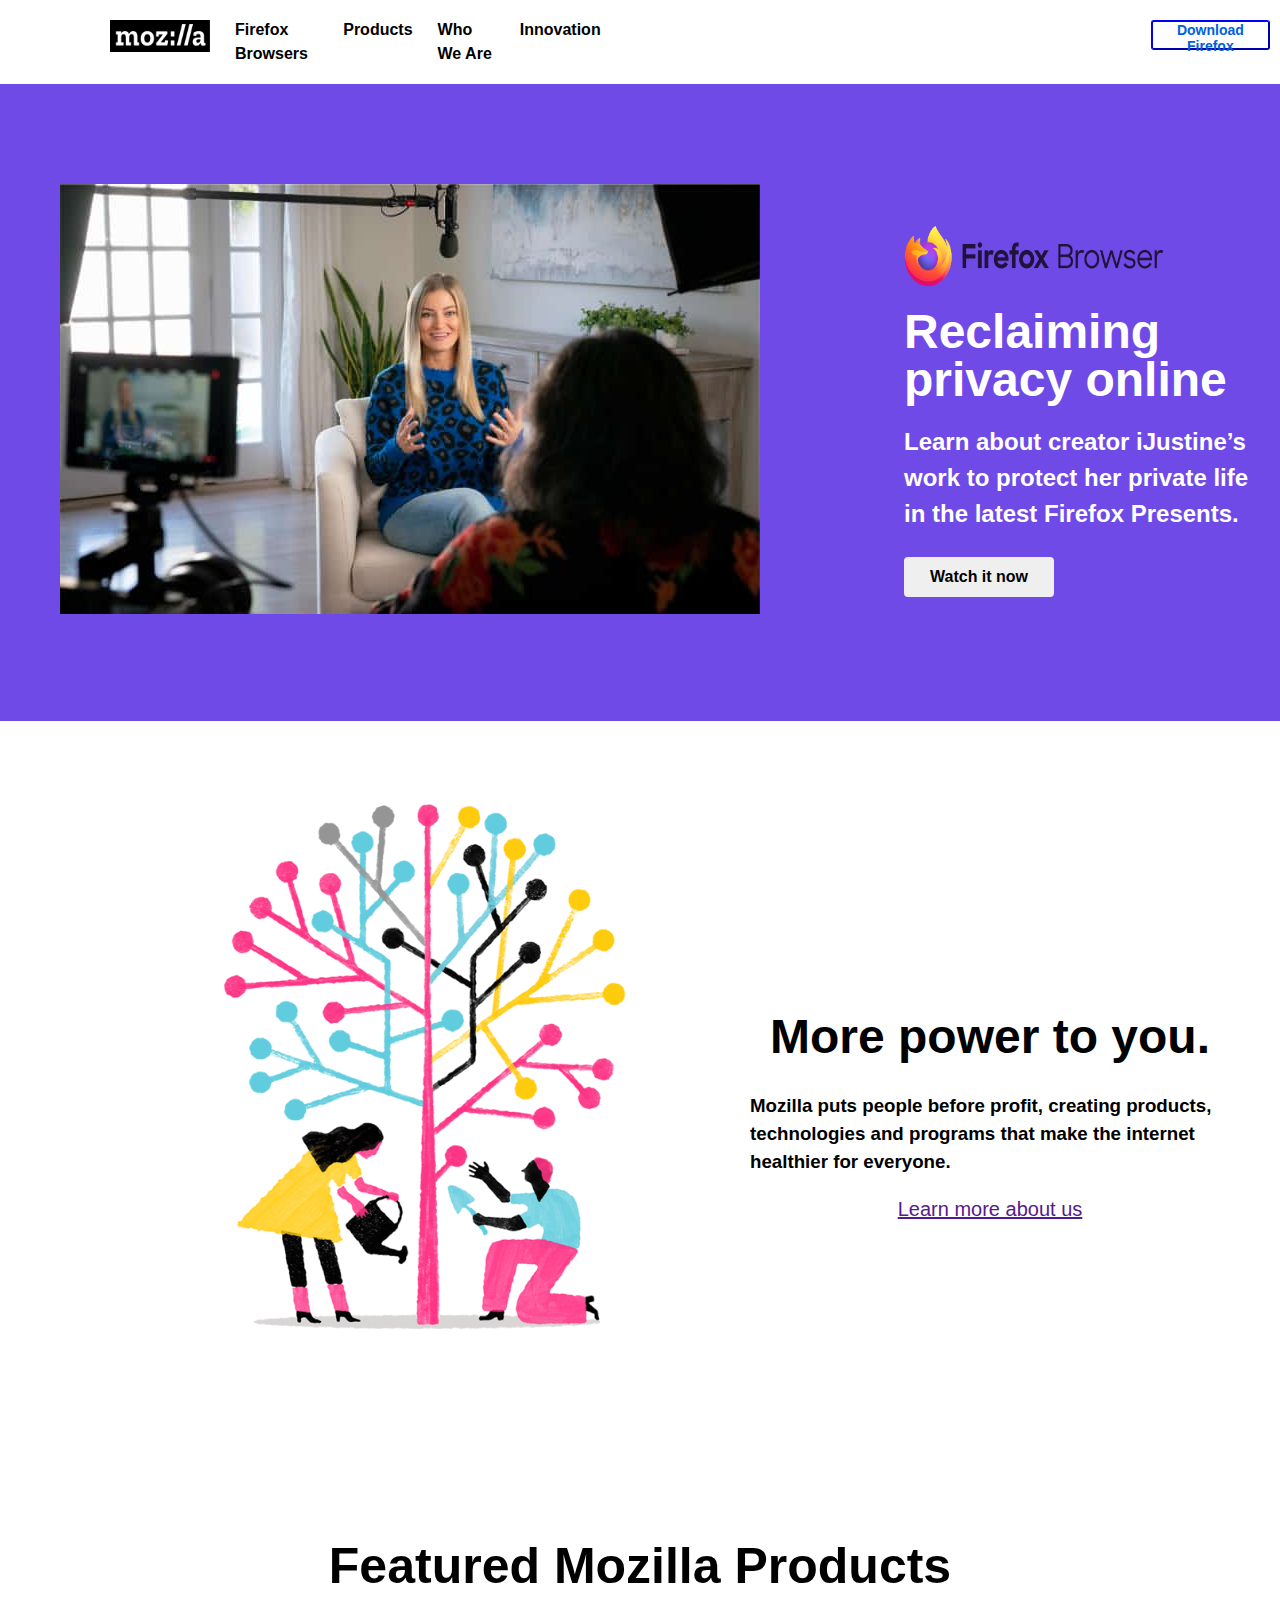
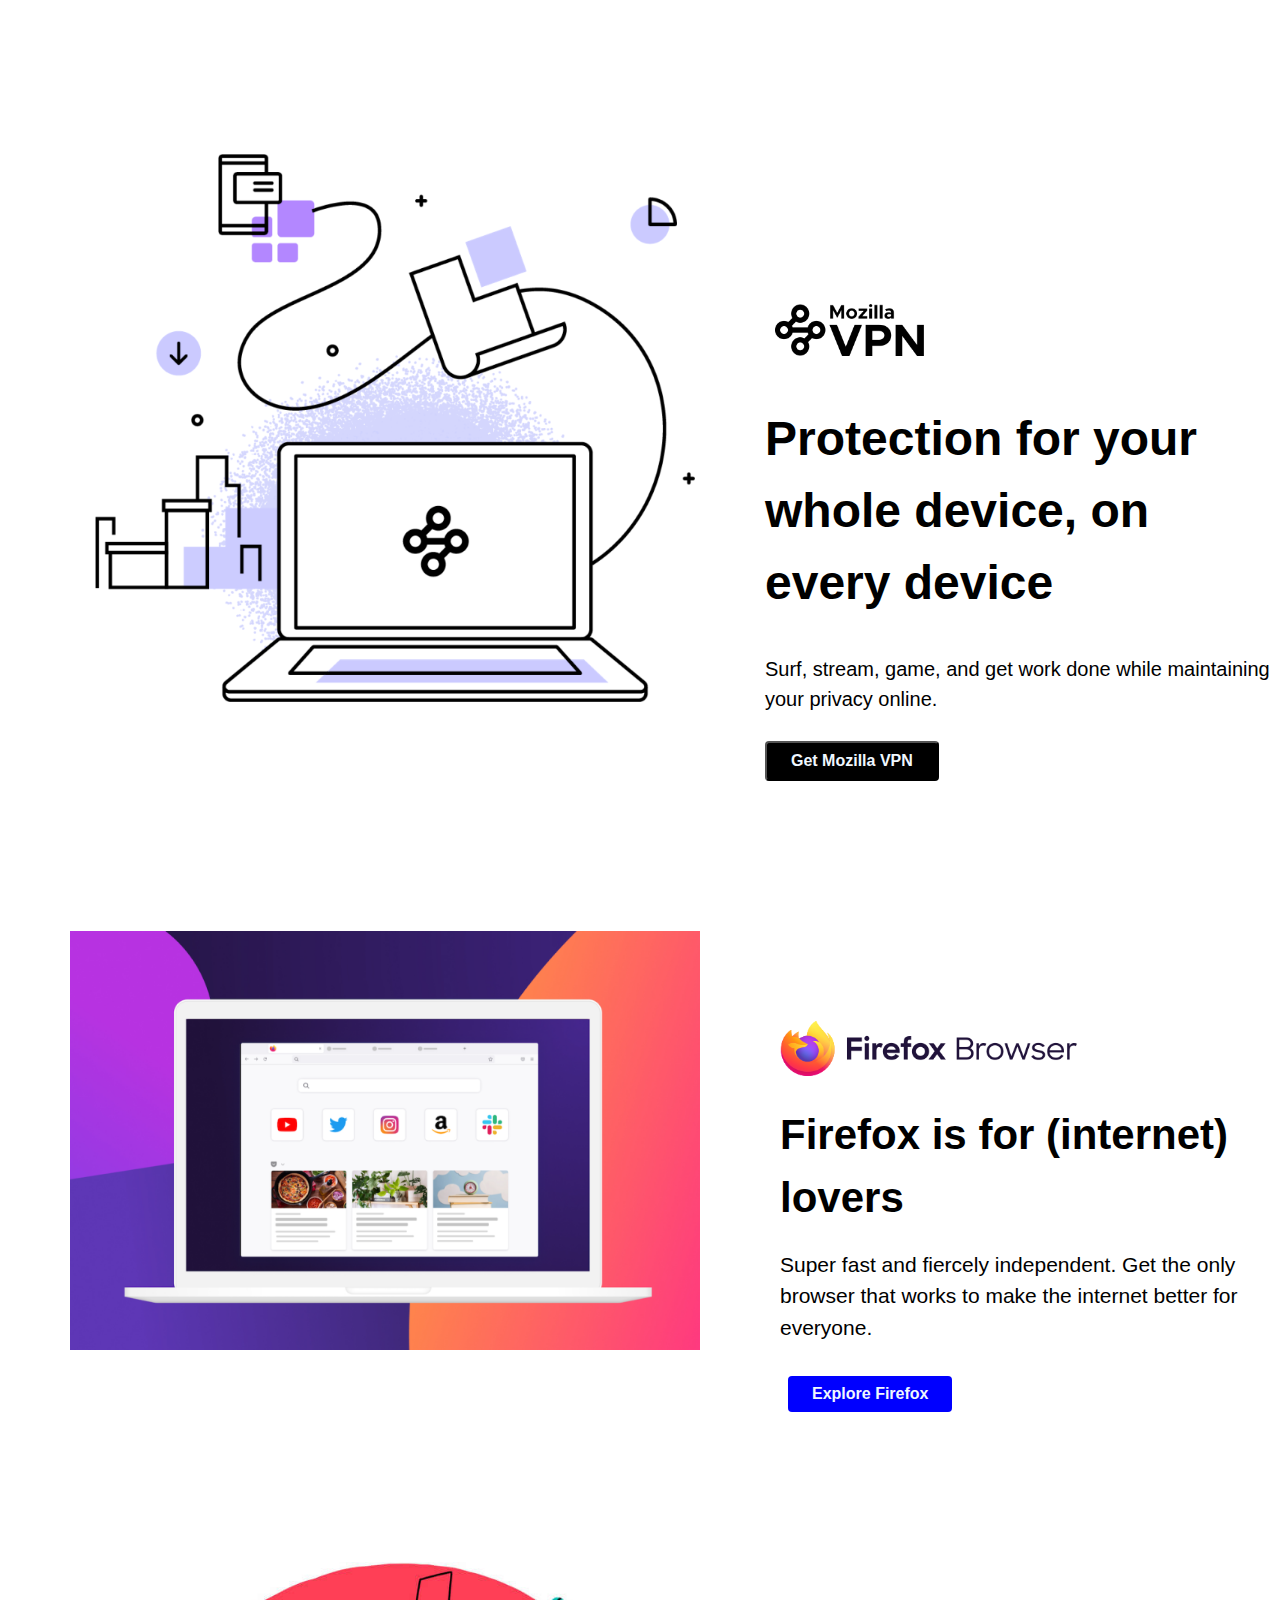
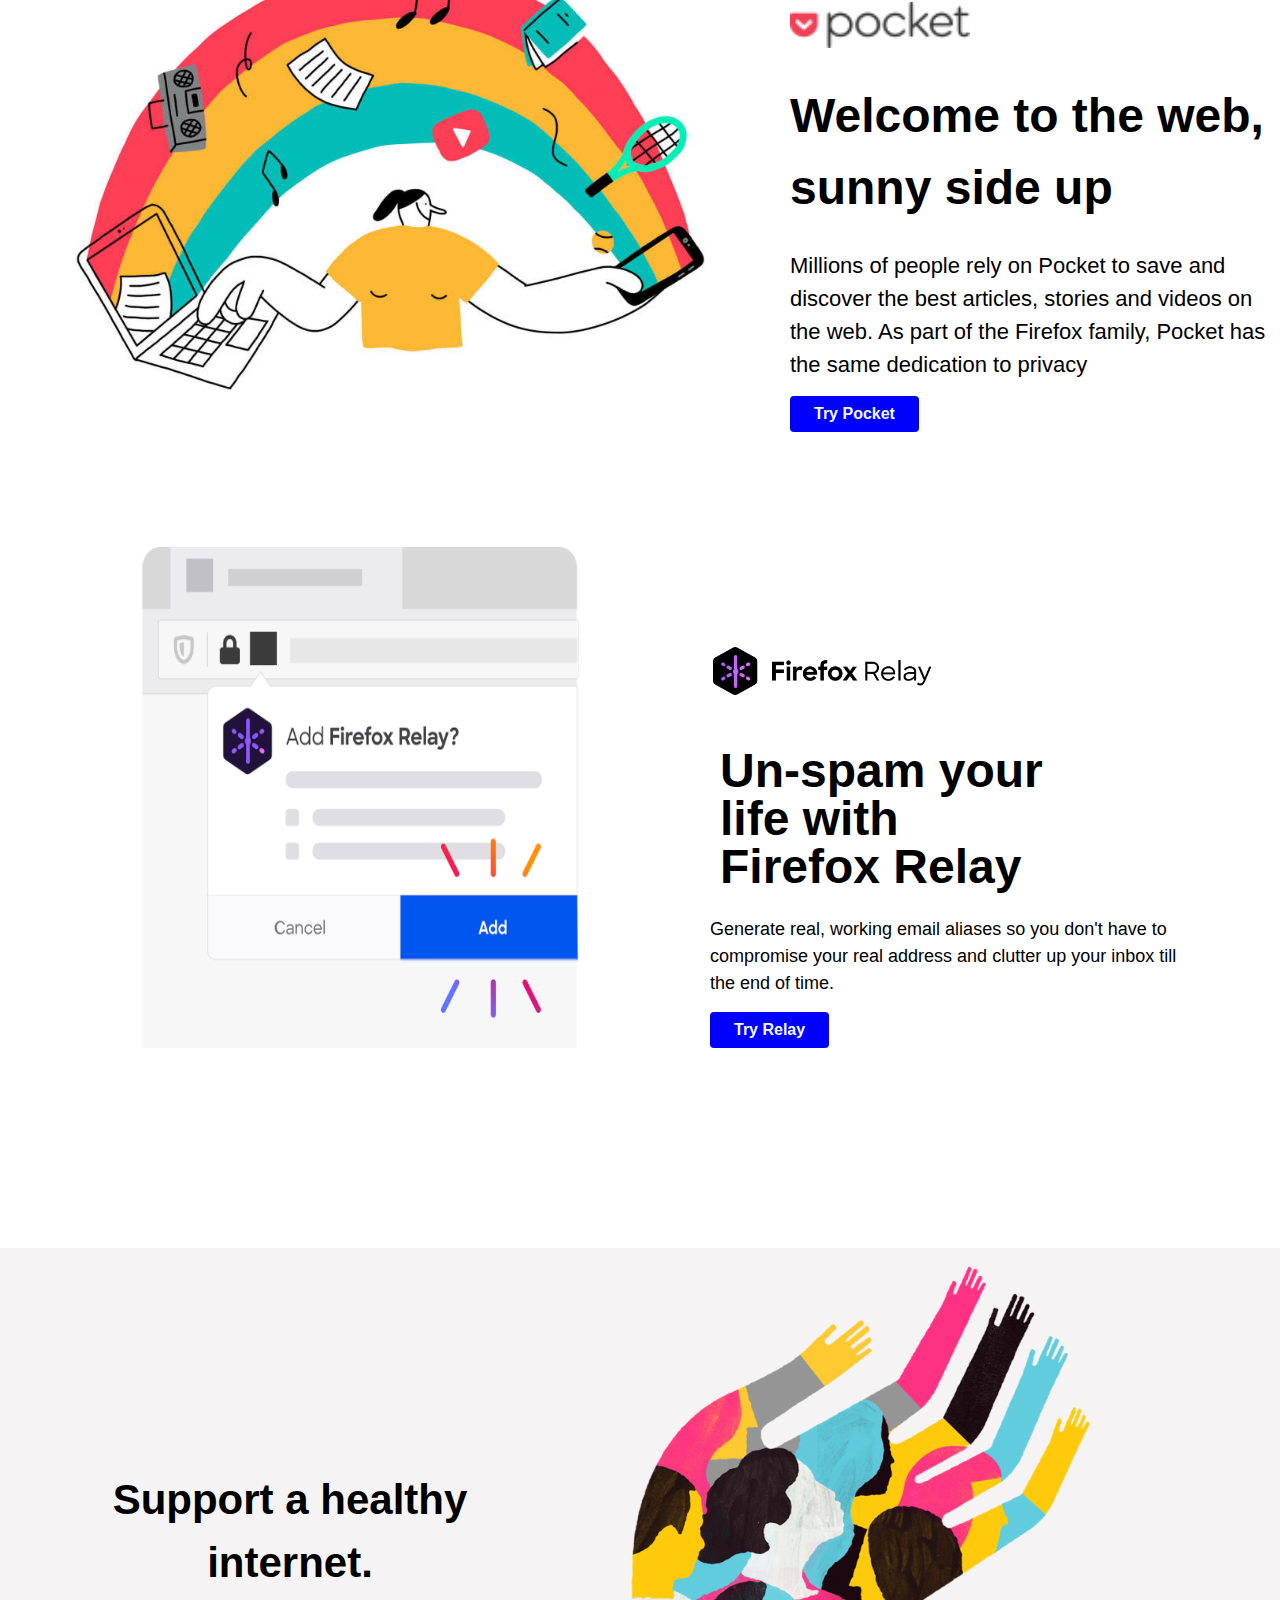
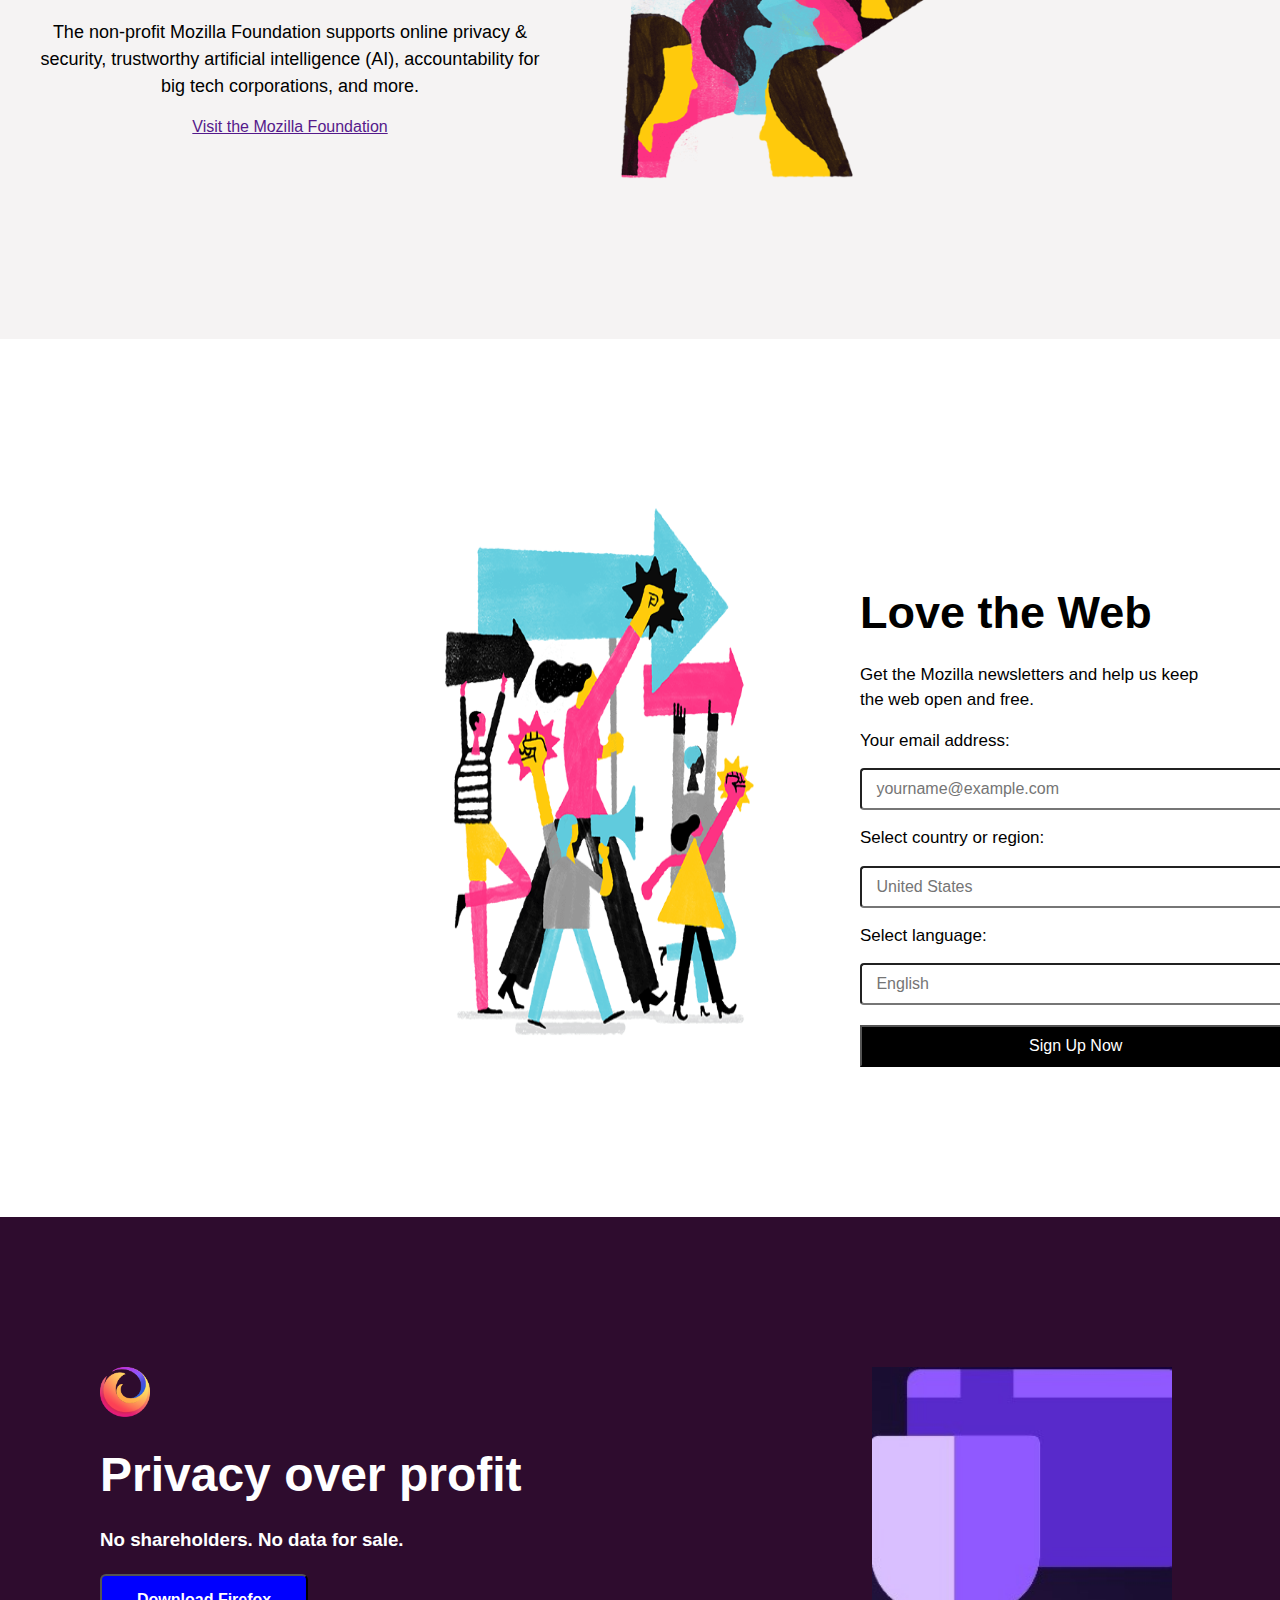
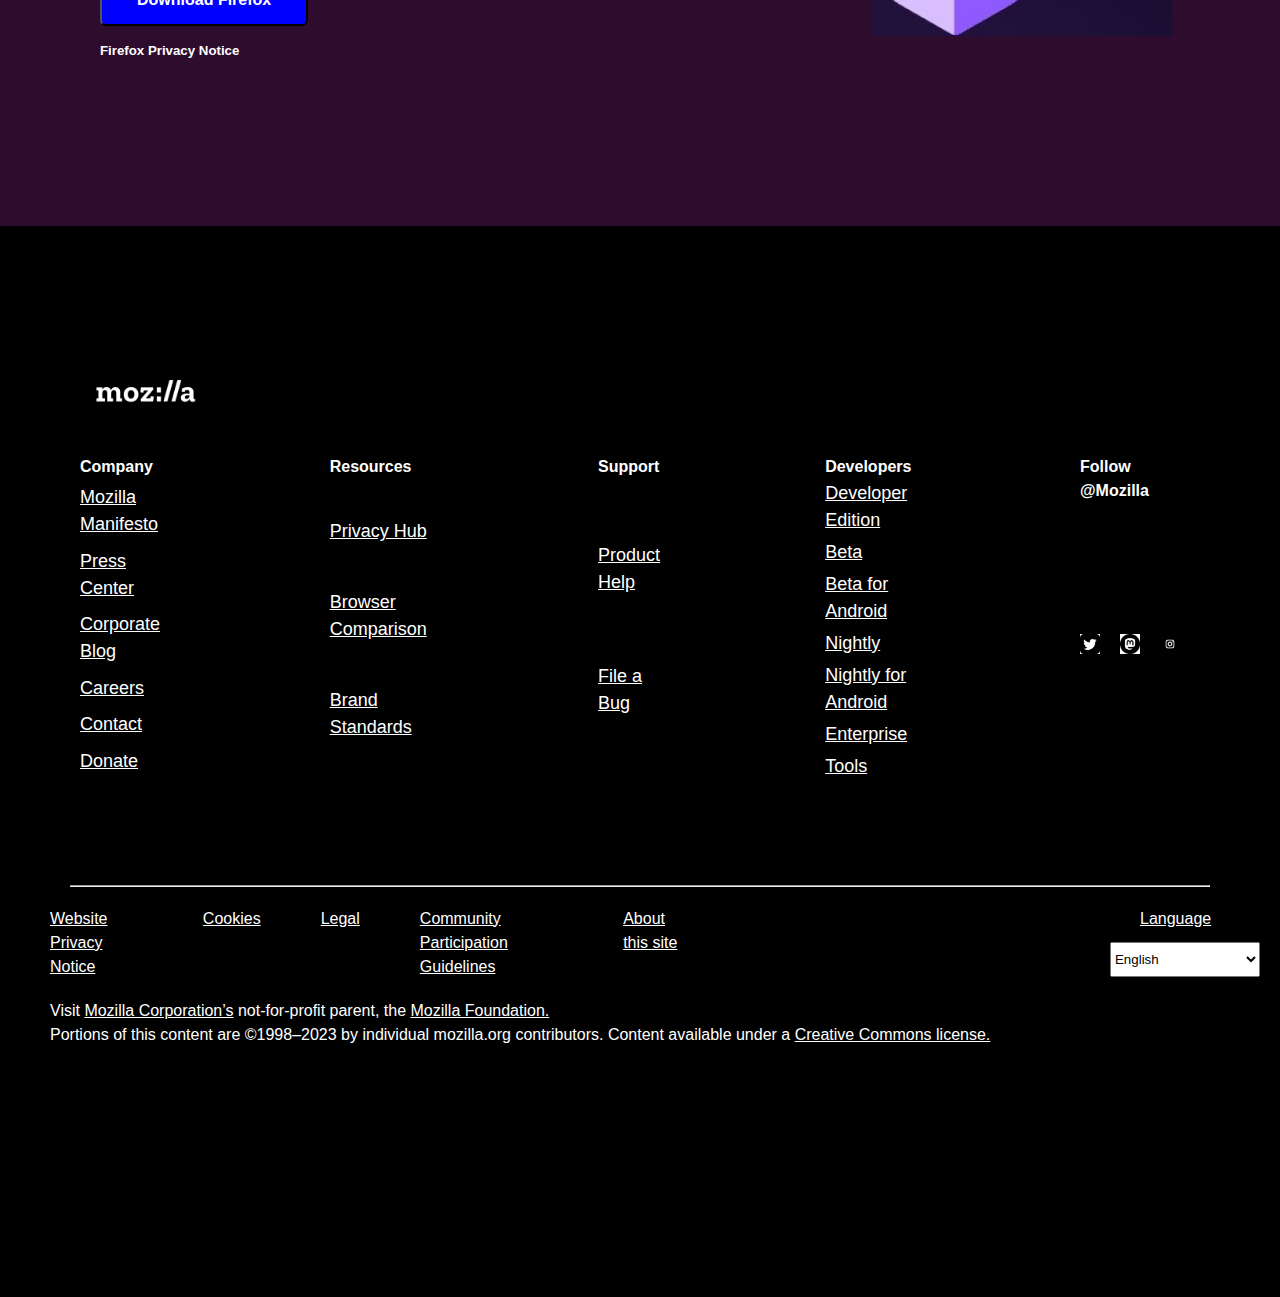
<file: index.html>
<!DOCTYPE html>
<html lang="en">
<head>
    <meta charset="UTF-8">
    <meta http-equiv="X-UA-Compatible" content="IE=edge">
    <meta name="viewport" content="width=device-width, initial-scale=1.0">
    <title>Document</title>
    <link rel="stylesheet" href="style.css">
</head>
<body>
    <header>
        <div class="cotainer">
            
                <div class="logo" >
                    <img width="100px" src="images/firstlogo.png" alt="">
                    <li><a href="">Firefox Browsers</a></li>
                    <li><a href="">Products</a></li>
                    <li><a href="">Who We Are</a></li>
                    <li><a href="">Innovation</a></li>
                    <button class="button1">Download Firefox</button>
                </div>
        </div>
    </header>
    <div class="first-row">
  <div >
<img class="first-rowimage" src="images/ijustine-promo-only.jpg" alt="">
  </div>
 
   <div class="first-rowtext">
  <div><img class="textimage" src="images/firefoxbrowser.png"></div>
    <h1>Reclaiming privacy online</h1>
    <h2>Learn about creator iJustine’s work to protect her private life in the latest Firefox Presents.</h2>
  <button class="first-rowbutton">Watch it now</button>
</div>
    </div>
    <div class="second-row">
<div><img  class="second-rowimage" src="images/billboard-more-power-high-res.5e9e07e1024c111.png" ></div>
<div class="second-rowtext">
    <h1>More power to you.</h1>
    <h3>Mozilla puts people before profit, creating products, technologies and programs that make the internet healthier for everyone.</h3>
    <div class="text-link" ><a href="" >Learn more about us</a></div>
</div>
    </div>
        <div class="third-row" >
          <h1>Featured Mozilla Products</h1>
        </div>

    <div class="fourth-row">
        <div><img class="fourth-rowimage" width="600px" src="images/vpn-laptop2222.png"></div>
        <div>
            <div><img class="fourth-rowlogo" src="images/logo-word-hor-stack.8f9444bb577e.png"></div>
            <div><h1>Protection for your whole device, on every device</h1></div>
            <p>Surf, stream, game, and get work done while maintaining your privacy online.</p>
            <div><button class="fourth-rowbutton">Get Mozilla VPN</button></div>
        </div>
      
    </div>
    <div class="fifth-row">
        <div><img class="fifth-rowimage" width="630px" src="images/Firefox_Asset_2333333.png"></div>
        <div class="fifthrow-content">
            <div><img class="fifth-image" width="300px" src="images/firefoxbrowser.png"></div>
            <div class="fifth-rowtext"><h1>Firefox is for (internet) lovers</h1>
            <p>Super fast and fiercely independent. Get the only browser that works to make the internet better for everyone.</p>
              <div><button class="fifth-rowbutton">Explore Firefox</button></div>
        </div>

        </div>
    </div>
    <div class="sixth-row">
        <div><img class="sixth-rowimage" width="630px" src="images/pocket-rainbow444444.jpg" ></div>
        <div><img  class="sixth-image" width="180px" src="images/pocket-logo-light-mode.9a20614bbcba.png">
        <h1>Welcome to the web, sunny side up</h1>
        <p>Millions of people rely on Pocket to save and discover the best articles, stories and videos on the web. As part of the Firefox family, Pocket has the same dedication to privacy</p>
        <button>Try Pocket</button>
    </div>

    </div>
    <div class="seventh-row">
<img class="second-rowimage1" width="600px" src="images/Relay_-_Asset_1_55555555.png">
<div><img class="seventh-rowimage" src="images/logo-word-hor.cb2ceed823ad.png">
<h2>Un-spam your life with Firefox Relay</h2>
<p>Generate real, working email aliases so you don't have to compromise your real address and clutter up your inbox till the end of time.</p>
<button class="seventh-rowbutton">Try Relay</button>
</div>
    </div>
    <div class="eighth-row">
       <div class="eighth-rowtext" > <h1>Support a healthy internet.</h1>
        <p>The non-profit Mozilla Foundation supports online privacy & security, trustworthy artificial intelligence (AI), accountability for big tech corporations, and more.</p>
    <a href="">Visit the Mozilla Foundation</a></div>
    <div>
        <img class="eighth-rowimage" width="550px" src="images/billboard-healthy-internet-high-res.56fc2c64c968666666.png">
    </div>
    </div>
    <div class="nineth-row">
        <img width="400px" src="images/newsletter-graphic-high-res.dfdd8a0a8b687777777777.png">
    <div >
        <h1>
            Love the Web
        </h1>
        <p>Get the Mozilla newsletters and help us keep the web open and free.</p>
        <p>Your email address:</p>
<form>
    <input type="email" placeholder=" yourname@example.com">
</form>
<p>
    Select country or region:</p>
    <form>
        <input type="text" placeholder=" United States">
    </form>
    <p>Select language:</p>
    <form>
        <input type="text" placeholder=" English">
    </form>
   <button >Sign Up Now</button>

    </div>
    </div>
    <div class="tenth-row">
      <div class="tenth-rowtext">
        <img width="50px" src="images/logo1.png">
        <h1>Privacy over profit</h1>
        <h3>No shareholders. No data for sale.</h3>
        <button>Download Firefox</button>
        <h5>Firefox Privacy Notice</h5>
      </div>
      <div class="tenth-rowimage">
        <img width="300px" src="images/10thlogo.jpg">
      </div>
    </div>
    <footer>
        <img class="footer-image" src="images/firstlogo.png">
        <div class="footer-contents">
            <div class="text1">
                <h4>Company</h4>
                <a>Mozilla Manifesto</a>
                <a>Press Center</a>
                <a>Corporate Blog</a>
                <a>Careers</a>
                <a>Contact</a>
                <a>Donate</a>
            </div>
            <div class="text1">
                <h4>Resources</h4>
                <a>Privacy Hub</a>
                <a>Browser Comparison</a>
                <a>Brand Standards</a>
            </div>
            <div class="text1" >
                <h4>Support</h4>
                <a>Product Help</a>
                <a>File a Bug</a>
            </div>
            <div class="text1">
                <h4>Developers</h4>
                <a>Developer Edition</a>
                <a>Beta</a>
                <a>Beta for Android</a>
                <a>Nightly</a>
                <a>Nightly for Android</a>
                <a>Enterprise</a>
                <a>Tools</a>
            </div>
            <div class="text1">
                <h4>Follow @Mozilla</h4>
                <div class="tenth-rowsymbols">
                    <img  class="tenth-rowsymbols1"src="images/images.png">
                    <img class="tenth-rowsymbols1" src="images/mastodon.png">
                    <img class="tenth-rowsymbols1" width="40px" src="images/Instagram-Icon-98ygv.png">
                   
                </div>
            </div>
            
        </div>
        <hr>
       <div class="last-content">
        <a href="">Website Privacy Notice</a>
        <a href=""> Cookies</a>
        <a href="">Legal</a>
        <a href=""> Community Participation Guidelines</a>
        <a href="">About this site</a>
        <div class="last-button">
            <a href="">Language</a>
            <select name="language" id="language">
                <option value="English">English</option>
                <option value="Malayalam">Malayalam</option>
                <option value="Hindi">Hindi</option>
            </select>
        </div>
       </div>
       <div class="last-p1">
        <p  class="last-p">Visit <a href="">Mozilla Corporation’s</a> not-for-profit parent, the <a href="">Mozilla Foundation.</a></p>
        <p  class="last-p" >Portions of this content are ©1998–2023 by individual mozilla.org contributors. Content available under a <a href="">Creative Commons license.</a></p>
       </div>
    </footer>
</body>
</html>
</file>
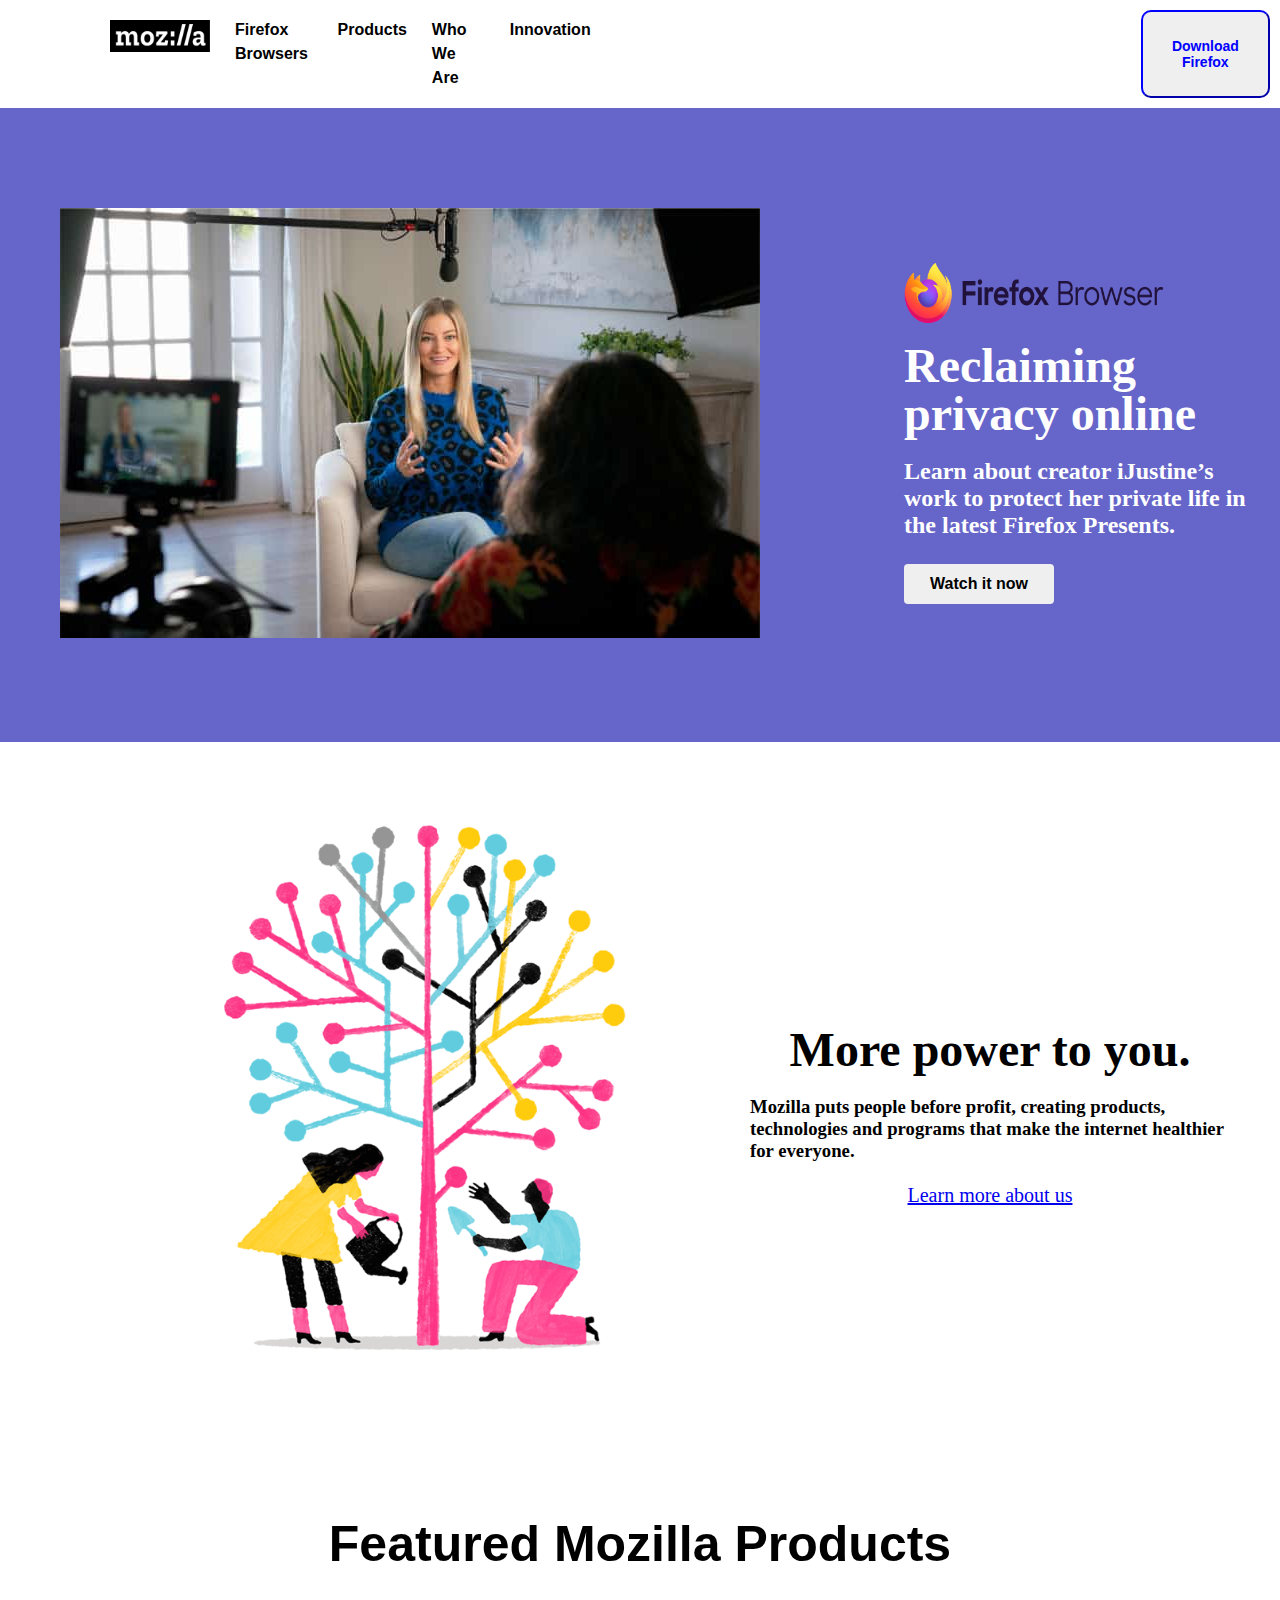
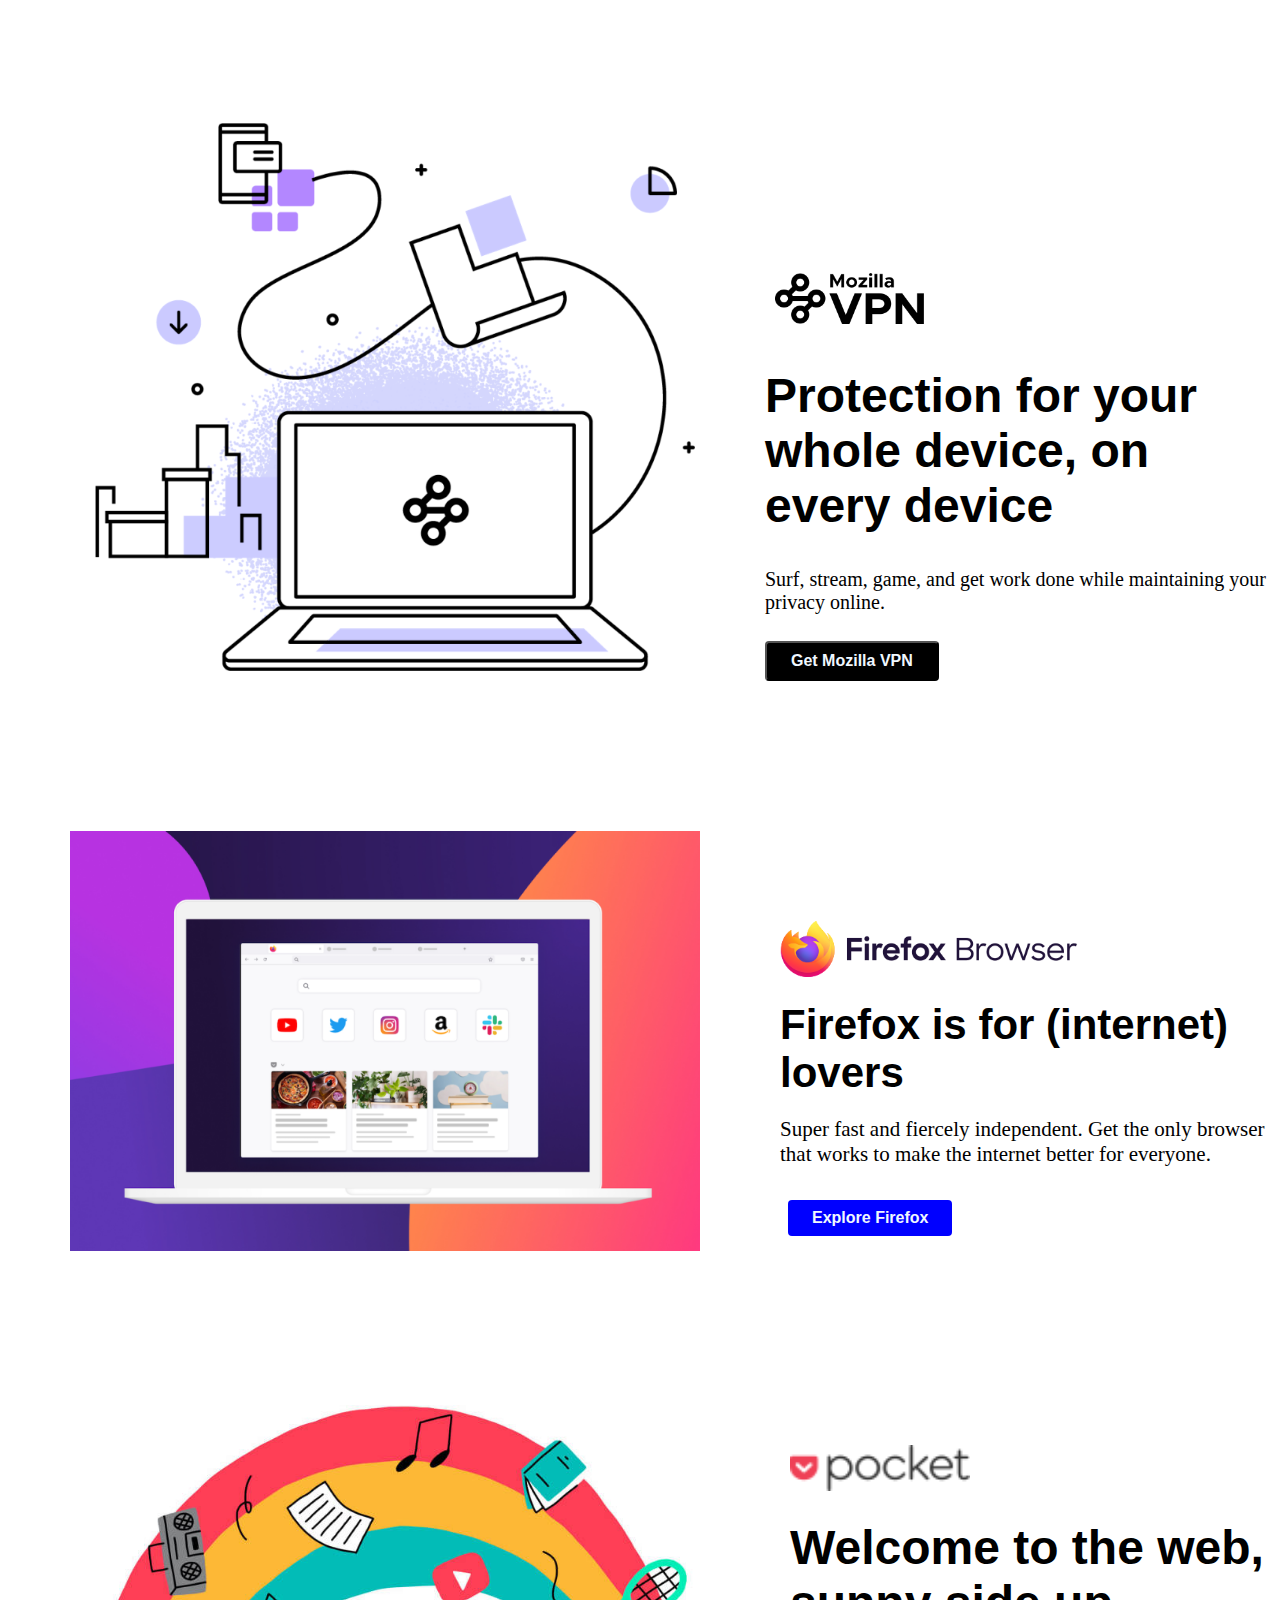
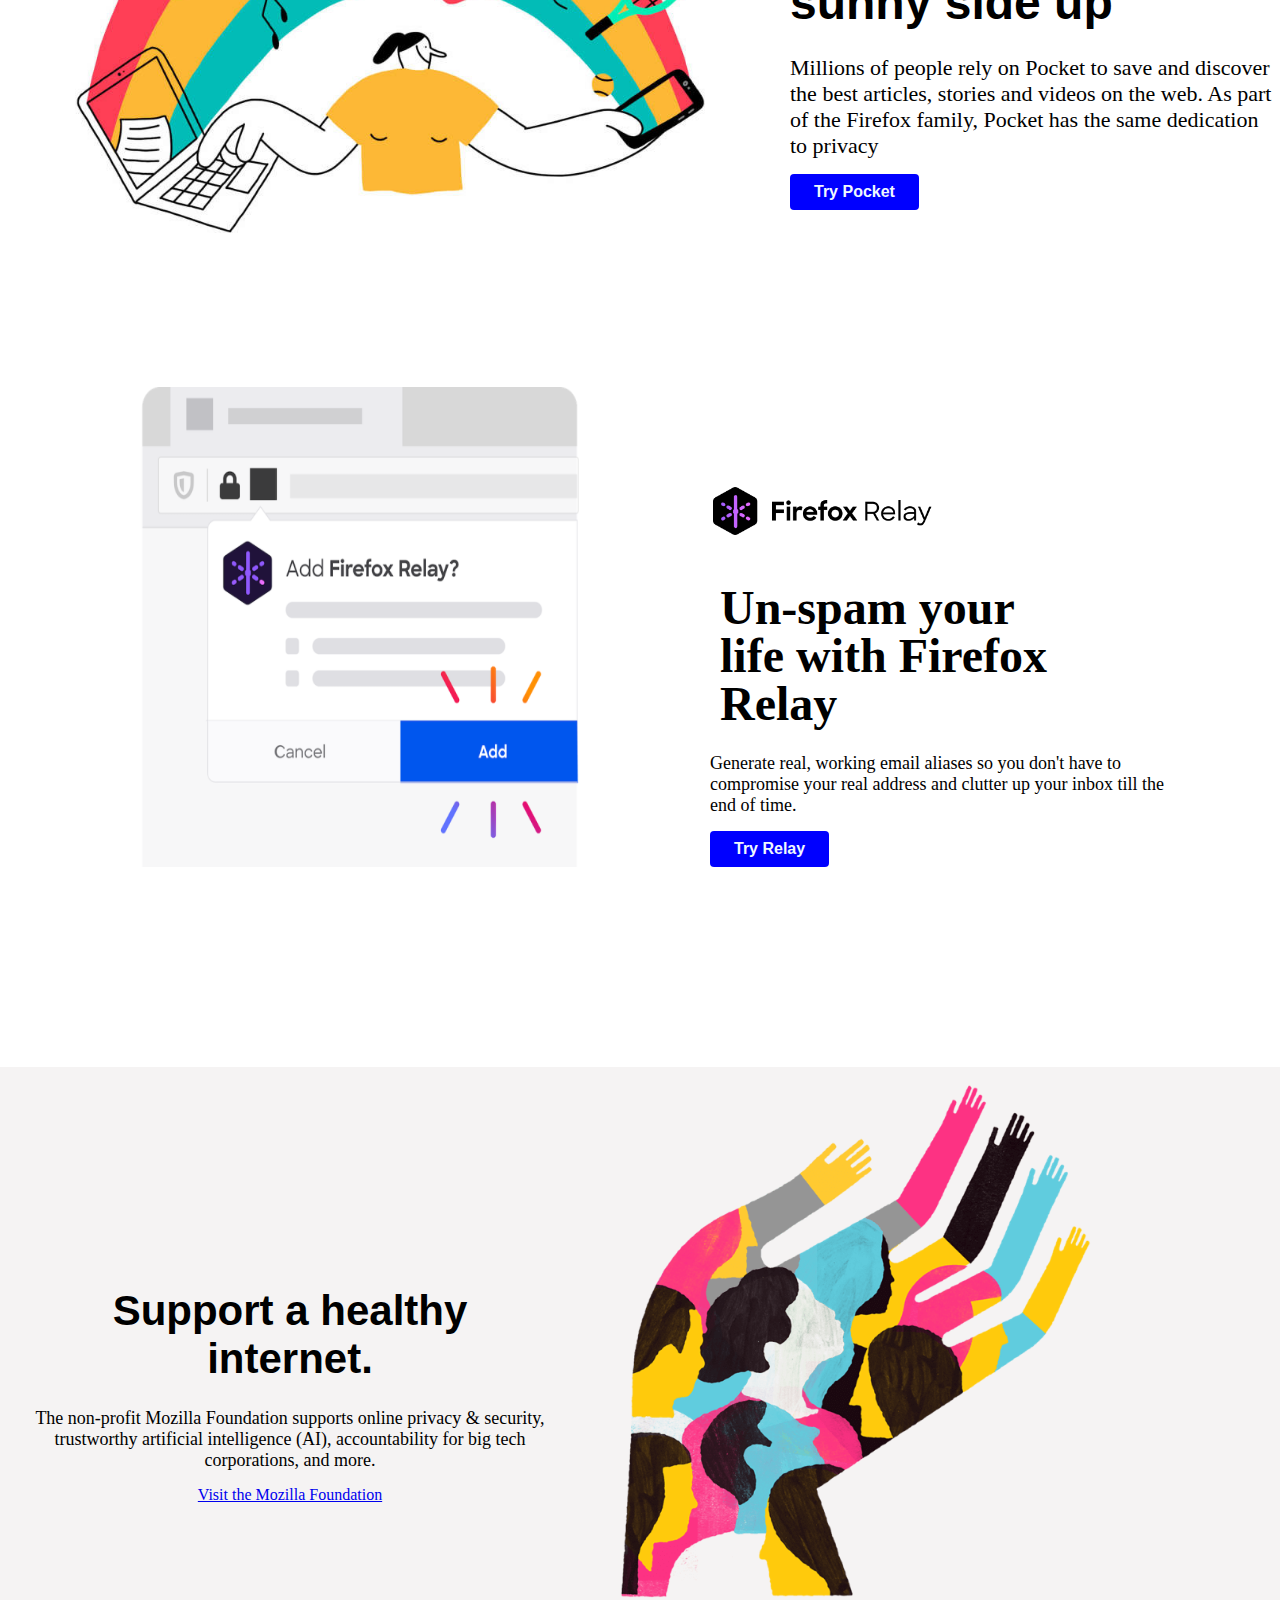
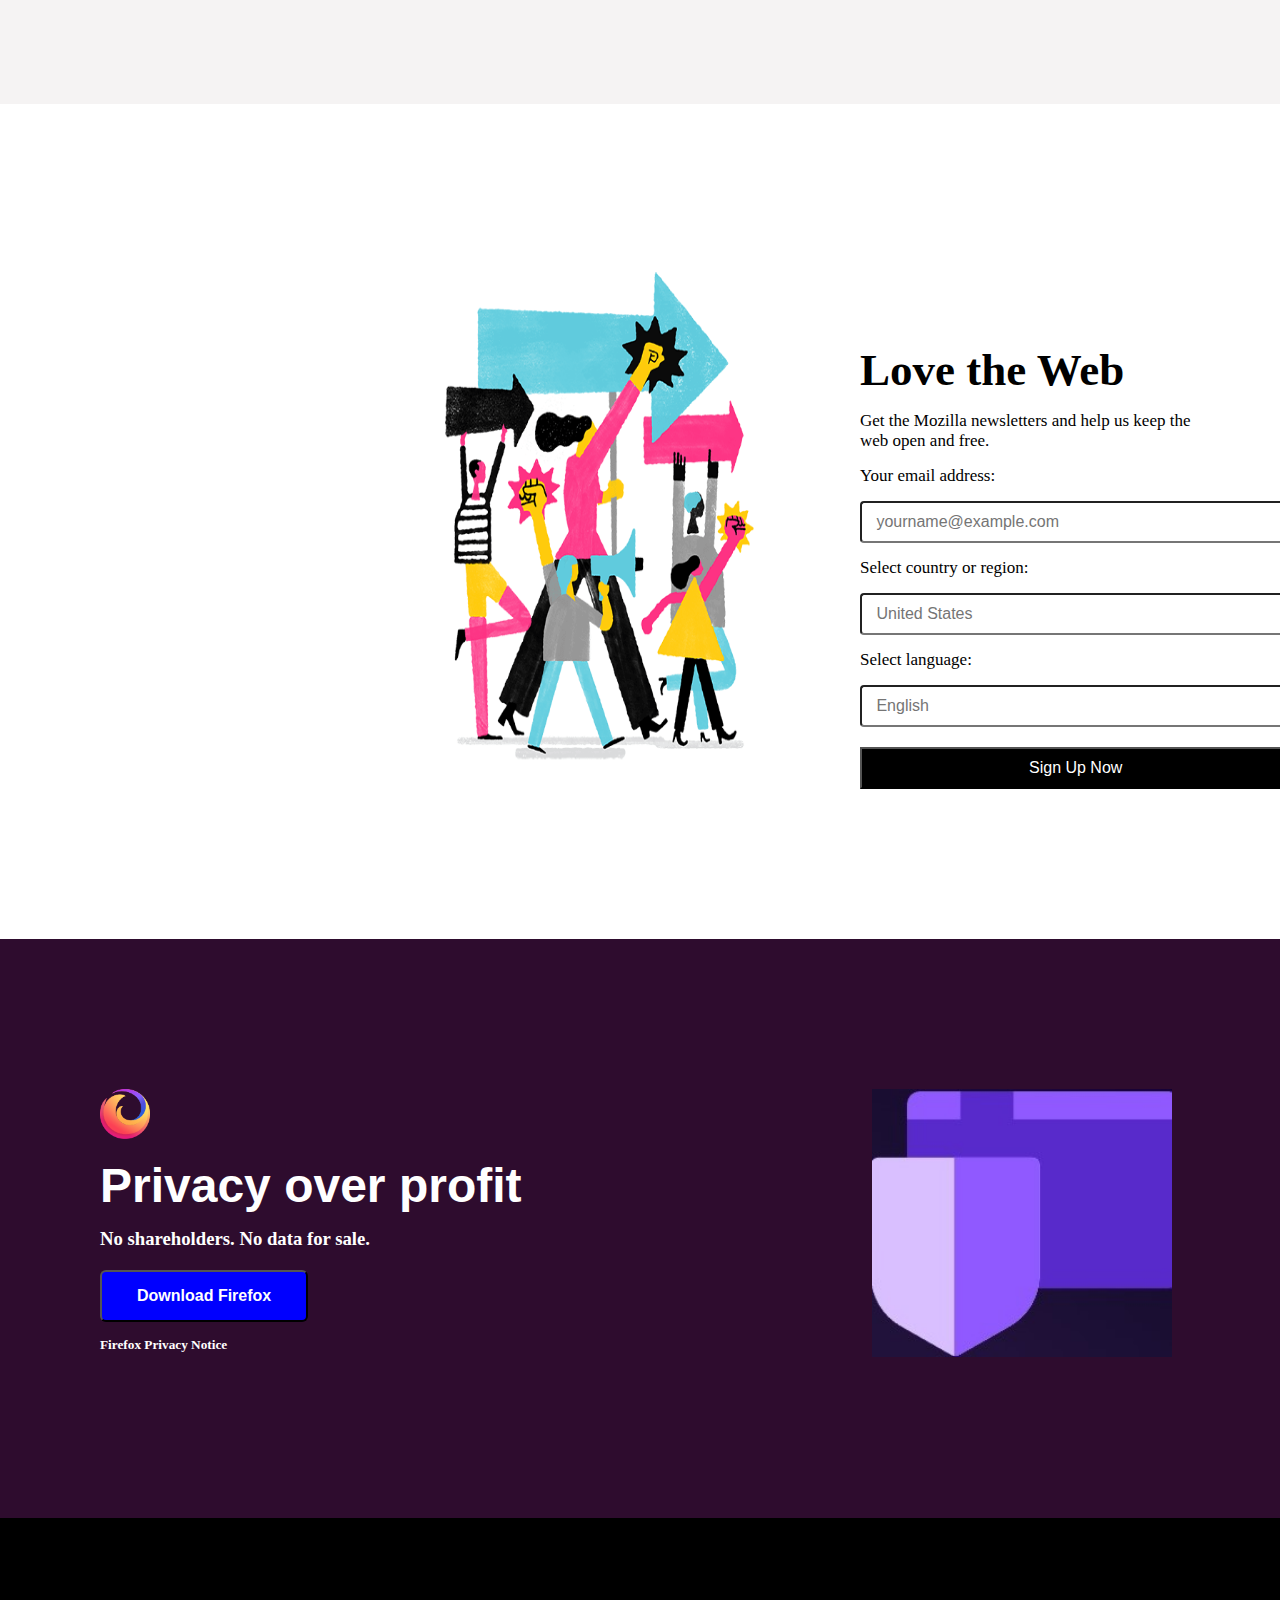
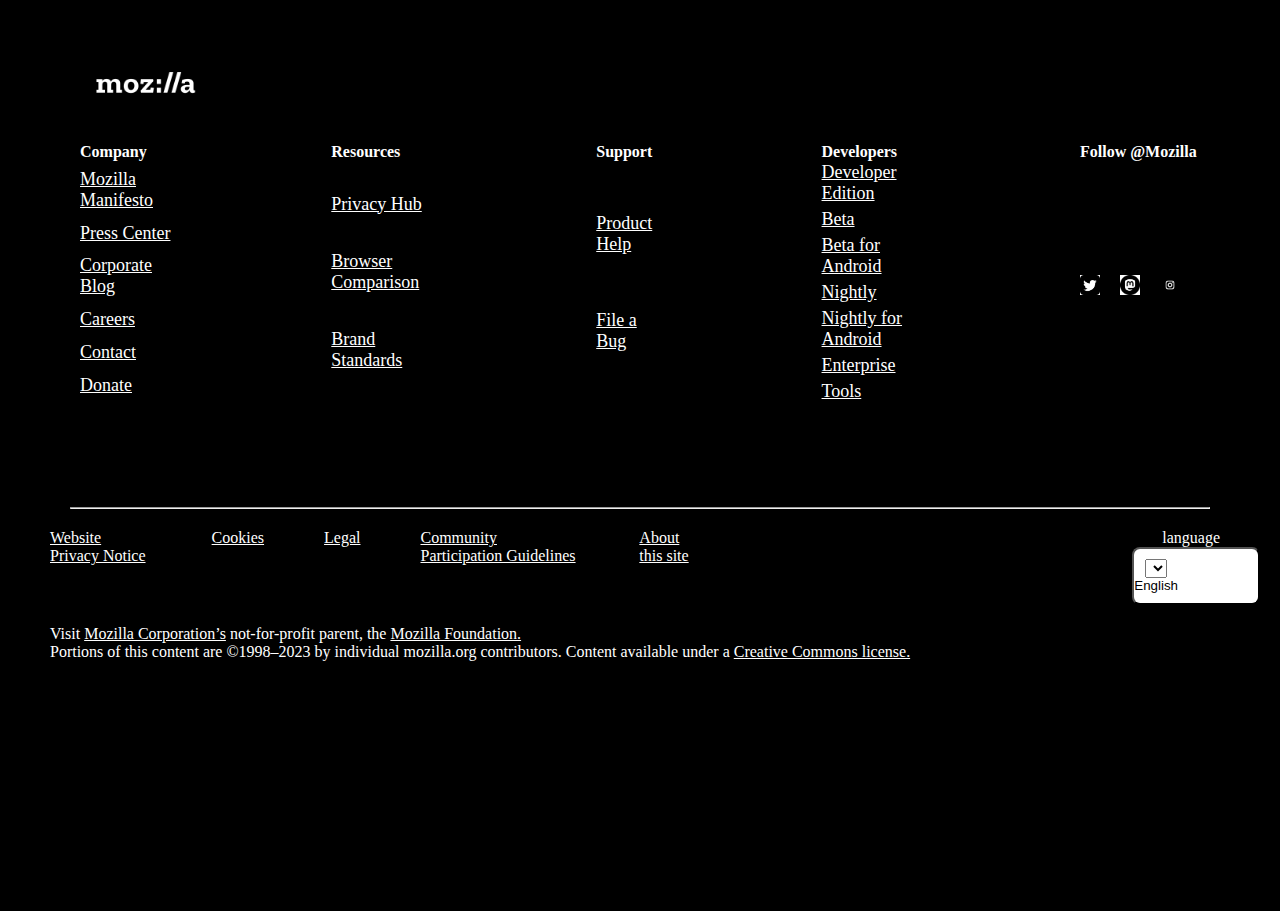
<file: images/Document.html>
<!DOCTYPE html>
<!-- saved from url=(0032)http://127.0.0.1:5500/index.html -->
<html lang="en"><head><meta http-equiv="Content-Type" content="text/html; charset=UTF-8">
    
    <meta http-equiv="X-UA-Compatible" content="IE=edge">
    <meta name="viewport" content="width=device-width, initial-scale=1.0">
    <title>Document</title>
    <link rel="stylesheet" href="./Document_files/style.css">
</head>
<body>
    <header>
        <div class="cotainer">
            
                <div class="logo">
                    <img width="100px" src="./Document_files/firstlogo.png" alt="">
                    <li><a href="http://127.0.0.1:5500/index.html">Firefox Browsers</a></li>
                    <li><a href="http://127.0.0.1:5500/index.html">Products</a></li>
                    <li><a href="http://127.0.0.1:5500/index.html">Who We Are</a></li>
                    <li><a href="http://127.0.0.1:5500/index.html">Innovation</a></li>
                    <button class="button1">Download Firefox</button>
                </div>
        </div>
    </header>
    <div class="first-row">
  <div>
<img class="first-rowimage" src="./Document_files/ijustine-promo-only.jpg" alt="">
  </div>
 
   <div class="first-rowtext">
  <div><img class="textimage" src="./Document_files/firefoxbrowser.png"></div>
    <h1>Reclaiming privacy online</h1>
    <h2>Learn about creator iJustine’s work to protect her private life in the latest Firefox Presents.</h2>
  <button class="first-rowbutton">Watch it now</button>
</div>
    </div>
    <div class="second-row">
<div><img class="second-rowimage" src="./Document_files/billboard-more-power-high-res.5e9e07e1024c111.png"></div>
<div class="second-rowtext">
    <h1>More power to you.</h1>
    <h3>Mozilla puts people before profit, creating products, technologies and programs that make the internet healthier for everyone.</h3>
    <div class="text-link"><a href="http://127.0.0.1:5500/index.html">Learn more about us</a></div>
</div>
    </div>
        <div class="third-row">
          <h1>Featured Mozilla Products</h1>
        </div>

    <div class="fourth-row">
        <div><img class="fourth-rowimage" width="600px" src="./Document_files/vpn-laptop2222.png"></div>
        <div>
            <div><img class="fourth-rowlogo" src="./Document_files/logo-word-hor-stack.8f9444bb577e.png"></div>
            <div><h1>Protection for your whole device, on every device</h1></div>
            <p>Surf, stream, game, and get work done while maintaining your privacy online.</p>
            <div><button class="fourth-rowbutton">Get Mozilla VPN</button></div>
        </div>
      
    </div>
    <div class="fifth-row">
        <div><img class="fifth-rowimage" width="630px" src="./Document_files/Firefox_Asset_2333333.png"></div>
        <div class="fifthrow-content">
            <div><img class="fifth-image" width="300px" src="./Document_files/firefoxbrowser.png"></div>
            <div class="fifth-rowtext"><h1>Firefox is for (internet) lovers</h1>
            <p>Super fast and fiercely independent. Get the only browser that works to make the internet better for everyone.</p>
              <div><button class="fifth-rowbutton">Explore Firefox</button></div>
        </div>

        </div>
    </div>
    <div class="sixth-row">
        <div><img class="sixth-rowimage" width="630px" src="./Document_files/pocket-rainbow444444.jpg"></div>
        <div><img class="sixth-image" width="180px" src="./Document_files/pocket-logo-light-mode.9a20614bbcba.png">
        <h1>Welcome to the web, sunny side up</h1>
        <p>Millions of people rely on Pocket to save and discover the best articles, stories and videos on the web. As part of the Firefox family, Pocket has the same dedication to privacy</p>
        <button>Try Pocket</button>
    </div>

    </div>
    <div class="seventh-row">
<img class="second-rowimage1" width="600px" src="./Document_files/Relay_-_Asset_1_55555555.png">
<div><img class="seventh-rowimage" src="./Document_files/logo-word-hor.cb2ceed823ad.png">
<h2>Un-spam your life with Firefox Relay</h2>
<p>Generate real, working email aliases so you don't have to compromise your real address and clutter up your inbox till the end of time.</p>
<button class="seventh-rowbutton">Try Relay</button>
</div>
    </div>
    <div class="eighth-row">
       <div class="eighth-rowtext"> <h1>Support a healthy internet.</h1>
        <p>The non-profit Mozilla Foundation supports online privacy &amp; security, trustworthy artificial intelligence (AI), accountability for big tech corporations, and more.</p>
    <a href="http://127.0.0.1:5500/index.html">Visit the Mozilla Foundation</a></div>
    <div>
        <img class="eighth-rowimage" width="550px" src="./Document_files/billboard-healthy-internet-high-res.56fc2c64c968666666.png">
    </div>
    </div>
    <div class="nineth-row">
        <img width="400px" src="./Document_files/newsletter-graphic-high-res.dfdd8a0a8b687777777777.png">
    <div>
        <h1>
            Love the Web
        </h1>
        <p>Get the Mozilla newsletters and help us keep the web open and free.</p>
        <p>Your email address:</p>
<form>
    <input class="nineth-rowform" type="text" placeholder=" yourname@example.com">
</form>
<p>
    Select country or region:</p>
    <form>
        <input class="nineth-rowform" type="text" placeholder=" United States">
    </form>
    <p>Select language:</p>
    <form>
        <input class="nineth-rowform" type="text" placeholder=" English">
    </form>
   <button class="nineth-rowbutton">Sign Up Now</button>

    </div>
    </div>
    <div class="tenth-row">
      <div class="tenth-rowtext">
        <img width="50px" src="./Document_files/logo1.png">
        <h1>Privacy over profit</h1>
        <h3>No shareholders. No data for sale.</h3>
        <button>Download Firefox</button>
        <h5>Firefox Privacy Notice</h5>
      </div>
      <div class="tenth-rowimage">
        <img width="300px" src="./Document_files/10thlogo.jpg">
      </div>
    </div>
    <footer>
        <img class="footer-image" src="./Document_files/firstlogo.png">
        <div class="footer-contents">
            <div class="text1">
                <h4>Company</h4>
                <a>Mozilla Manifesto</a>
                <a>Press Center</a>
                <a>Corporate Blog</a>
                <a>Careers</a>
                <a>Contact</a>
                <a>Donate</a>
            </div>
            <div class="text1">
                <h4>Resources</h4>
                <a>Privacy Hub</a>
                <a>Browser Comparison</a>
                <a>Brand Standards</a>
            </div>
            <div class="text1">
                <h4>Support</h4>
                <a>Product Help</a>
                <a>File a Bug</a>
            </div>
            <div class="text1">
                <h4>Developers</h4>
                <a>Developer Edition</a>
                <a>Beta</a>
                <a>Beta for Android</a>
                <a>Nightly</a>
                <a>Nightly for Android</a>
                <a>Enterprise</a>
                <a>Tools</a>
            </div>
            <div class="text1">
                <h4>Follow @Mozilla</h4>
                <div class="tenth-rowsymbols">
                    <img class="tenth-rowsymbols1" src="./Document_files/images.png">
                    <img class="tenth-rowsymbols1" src="./Document_files/mastodon.png">
                    <img class="tenth-rowsymbols1" width="40px" src="./Document_files/Instagram-Icon-98ygv.png">
                   
                </div>
            </div>
            
        </div>
        <hr>
       <div class="last-content">
        <a href="http://127.0.0.1:5500/index.html">Website Privacy Notice</a>
        <a href="http://127.0.0.1:5500/index.html"> Cookies</a>
        <a href="http://127.0.0.1:5500/index.html">Legal</a>
        <a href="http://127.0.0.1:5500/index.html"> Community Participation Guidelines</a>
        <a href="http://127.0.0.1:5500/index.html">About this site</a>
        <div class="last-button">
            <a>language</a>
            <button class="last-button1"><select name="English" id=""></select>English</button>
        </div>
       </div>
       <div class="last-p1">
        <p class="last-p">Visit <a href="http://127.0.0.1:5500/index.html">Mozilla Corporation’s</a> not-for-profit parent, the <a href="http://127.0.0.1:5500/index.html">Mozilla Foundation.</a></p>
        <p class="last-p">Portions of this content are ©1998–2023 by individual mozilla.org contributors. Content available under a <a href="http://127.0.0.1:5500/index.html">Creative Commons license.</a></p>
       </div>
    </footer>
<!-- Code injected by live-server -->
<script>
	// <![CDATA[  <-- For SVG support
	if ('WebSocket' in window) {
		(function () {
			function refreshCSS() {
				var sheets = [].slice.call(document.getElementsByTagName("link"));
				var head = document.getElementsByTagName("head")[0];
				for (var i = 0; i < sheets.length; ++i) {
					var elem = sheets[i];
					var parent = elem.parentElement || head;
					parent.removeChild(elem);
					var rel = elem.rel;
					if (elem.href && typeof rel != "string" || rel.length == 0 || rel.toLowerCase() == "stylesheet") {
						var url = elem.href.replace(/(&|\?)_cacheOverride=\d+/, '');
						elem.href = url + (url.indexOf('?') >= 0 ? '&' : '?') + '_cacheOverride=' + (new Date().valueOf());
					}
					parent.appendChild(elem);
				}
			}
			var protocol = window.location.protocol === 'http:' ? 'ws://' : 'wss://';
			var address = protocol + window.location.host + window.location.pathname + '/ws';
			var socket = new WebSocket(address);
			socket.onmessage = function (msg) {
				if (msg.data == 'reload') window.location.reload();
				else if (msg.data == 'refreshcss') refreshCSS();
			};
			if (sessionStorage && !sessionStorage.getItem('IsThisFirstTime_Log_From_LiveServer')) {
				console.log('Live reload enabled.');
				sessionStorage.setItem('IsThisFirstTime_Log_From_LiveServer', true);
			}
		})();
	}
	else {
		console.error('Upgrade your browser. This Browser is NOT supported WebSocket for Live-Reloading.');
	}
	// ]]>
</script>

</body></html>
</file>
<file: style.css>
*{
    margin: 0;
    padding: 0;
}
body {
    color: #000;
    font-family: Inter,X-LocaleSpecific,sans-serif;
    font-size: 16px;
    font-size: 1rem;
    line-height: 1.5;
}

.logo{
    display: flex;
    margin-left: 150px;
}
.logo button{
    margin-left: 550px;
    font-size: 14px;
    font-size: .875rem;
    width: 170px;
    height: 30px;
    border-radius: 3px;
    border-color: blue;
    color: #0060df;
    font-weight: bolder;
    cursor: pointer;
    margin-top: 10px;
    background: #fff;
}
.logo button:hover{
    background-color: #0060df;
    color: #fff;
}

header .logo{
    margin: 10px;
    padding: 0;
    list-style: none;
    display: flex;
    justify-content: first baseline;
  
    
}
.logo img{
    margin-top: 10px;
    margin-left: 100px;
   height: 32px;
}
header .logo a{
    color: #000;
    display: flex;
    font-family: Inter,X-LocaleSpecific,sans-serif;
    font-size: 16px;
    font-size: 1rem;
    font-weight: 700;
    line-height: 1.5;
    margin-bottom: 0;
    min-height: 32px;
    padding: 8px 0;
    position: relative;
    text-decoration: none;
    margin-left:25px;
}

nav .button1{
margin: 12px 25px;
padding: 10px;

}
.first-row{
    background-color: #6f4ae7;
    display: flex;
    grid-column-gap: 64px;
    align-items: center;
    display: grid;
    grid-template-areas: "body media";
    grid-template-columns: 1fr 1fr;
}
.first-rowimage{
    margin: 100px 60px;
}
.first-rowtext{
    margin: 18% 20px;
    color: rgb(255, 255, 255);
}
.first-rowtext h1{
    font-size: 48px;
    font-size: 3rem;
    line-height: 1;
    margin-bottom: 20px;
    
}
.first-rowbutton{
    border: 2px solid rgba(0,0,0,0);
    border-radius: 4px;
  margin-top: 25px;
  
    cursor: pointer;
    display: inline-block;
    font-family: Inter,X-LocaleSpecific,sans-serif;
    font-size: 16px;
    font-size: 1rem;
    font-weight: 700;
    line-height: 1.5;
    padding: 6px 24px;
}
.first-rowbutton:hover{
    color: #fff;
    background-color: #000;
}
.textimage{
    height: 60px;
    width: 262px;
    margin-top: 5%;
    margin-bottom: 15px;
  
}
.second-row{
    display: flex;
}
.second-rowtext{
    margin: 280px 50px;
}
.second-rowimage{
    margin-left: 150px;
 max-width: 550px;
 height: auto;
 margin-top: 70px;
}
.second-rowtext h1{
    text-align: center;
    font-size: 48px;
    margin-bottom: 19px;
}
.text-link{
    text-align: center;
    font-size: 20px;
    line-height: 1.5;
    margin-top: 18px;
}
.text-link a:hover{
    text-decoration: none;
}
.third-row{
    text-align: center;
    font-size: 25px;
   margin: 25px;
   font-family: Zilla Slab,Inter,X-LocaleSpecific,sans-serif;
   
}
.fourth-row{
    margin-top: 150px;
    display: flex;
    margin-bottom: 150px;
}
.fourth-rowimage{
  margin-left: 95px;
  
}
.fourth-rowlogo{
    margin-top: 150px;
    margin-left: 80px;
    width: 150px;
}
.fourth-row h1{
    color: #000;
    font-family: Zilla Slab,Inter,X-LocaleSpecific,sans-serif;
    font-weight: 700;
  font-size: 48px;
  margin-left: 70px;
  margin-top: 40px;
  margin-bottom: 35px;
}
.fourth-row p{
    font-size: 20px;
    margin-left: 70px;
    margin-bottom: 12px;
}
.fourth-rowbutton{
   background-color: black;
color: aliceblue;
    border-radius: 4px;
    box-sizing: border-box;
    cursor: pointer;
    display: inline-block;
    font-family: Inter,X-LocaleSpecific,sans-serif;
    font-size: 16px;
    font-weight: 700;
    line-height: 1.5;
    padding: 6px 24px;
    margin-left: 70px;
    margin-top: 15px;
    
   
}
.fifth-rowimage{
    margin-left: 70px;
}
.fifth-row{
    margin-bottom: 150px;
    display: flex;
}
.fifth-image{
    margin-left: 80px;
    margin-top: 90px;
    margin-bottom: 20px;
}
.fifth-rowtext{
    margin-left: 80px;
}
.fifth-row h1{
    font-family: Zilla Slab,Inter,X-LocaleSpecific,sans-serif;
    font-size: 42px;
}
.fifth-rowtext p{
    font-size: 21px;
    margin-top: 20px;
    margin-bottom: 18px;
}
.fifth-rowbutton{
    background-color: blue;
    color: aliceblue;
        border-radius: 4px;
        box-sizing: border-box;
        cursor: pointer;
        display: inline-block;
        font-family: Inter,X-LocaleSpecific,sans-serif;
        font-size: 16px;
        font-weight: 700;
        line-height: 1.5;
        padding: 6px 24px;
        margin-left: 8px;
        margin-top: 15px;
        border: none;
}
.sixth-row{
    display: flex;
}
.sixth-rowimage{
    margin-left: 75px;
    margin-bottom: 150px;
}
.sixth-image{
    margin-top: 40px;
    margin-left: 85px;
}
.sixth-row h1{
    font-size: 48px;
    margin-left: 85px;
    font-family: Zilla Slab,Inter,X-LocaleSpecific,sans-serif;
    margin-top: 25px;
}
.sixth-row p{
    margin-top: 25px;
    margin-left: 85px;
    font-size: 22px;
    margin-bottom: 15px;
}
.sixth-row button{
    margin-left: 85px;
    background-color: blue;
    color: aliceblue;
        border-radius: 4px;
        box-sizing: border-box;
        cursor: pointer;
        display: inline-block;
        font-family: Inter,X-LocaleSpecific,sans-serif;
        font-size: 16px;
        font-weight: 700;
        line-height: 1.5;
        padding: 6px 24px;
        border: none;
}
.seventh-row{
    display: flex;
    margin-bottom: 200px;

}
.seventh-rowimage{
    margin-top: 100px;
    width: 225px;
    margin-left: 50px;
}
.seventh-row h2{
    padding: 20px;
    font-size: 48px;
    line-height: 1;
    margin-right: 200px;
    margin-left: 40px;
    margin-top: 25px;
}
.second-rowimage1{
    margin-left: 60px;
}
.seventh-row p{
    font-size: 18px;
    margin: 5px 100px 0 50px;
}
.seventh-rowbutton{
    margin-top: 15px;
    margin-left: 50px;
    background-color: blue;
    color: aliceblue;
        border-radius: 4px;
        box-sizing: border-box;
        cursor: pointer;
        display: inline-block;
        font-family: Inter,X-LocaleSpecific,sans-serif;
        font-size: 16px;
        font-weight: 700;
        line-height: 1.5;
        padding: 6px 24px;
        border: none;
}
.eighth-row{
    display: flex;
    background-color: rgb(245, 243, 243);
    margin-bottom: 150px;
}
.eighth-rowtext{
    text-align: center;
    margin: 200px 30px;
}
.eighth-rowimage{
    margin-right: 150px;
    
}
.eighth-rowtext h1{
    font-family: Zilla Slab,Inter,X-LocaleSpecific,sans-serif;
    font-size: 42px;
    margin-top: 20px;
    margin-bottom: 25px;
    font-weight: 700;
}
.eighth-rowtext p{
    font-size: 18px;
    margin-bottom: 15px;
}
.nineth-row{
    margin-left: 400px;
    display: flex;
    margin-bottom: 150px;
}
.nineth-row input{
    background-color: #fff;
    border-radius: 4px;
    box-sizing: border-box;
    font-size: 16px;
    font-size: 1rem;
    padding: 10px;
    padding-right: 220px;
    padding-left: 10px;
    margin-left: 60px;

    
    
}
.nineth-row h1{
    margin-top: 90px;
    font-size: 45px;
    margin-bottom: 15px;
    margin-right: 100px;
    margin-left: 60px;
}
.nineth-row p{
    margin: 15px 100px 15px 60px;
    font-size: 17px;
    font: bold;
}
.nineth-row button{
    background-color: black;
    color: #fff;
   margin-top: 20px;
    font-size: 16px;
    font-size: 1rem;
    padding: 10px;
    padding-right: 167px;
    padding-left: 167px;
    margin-left: 60px;
    cursor: pointer;
}
.tenth-row{
    background-color: rgb(46, 12, 46);
   display: flex;
}
.tenth-rowtext{
    margin-left: 100px;
    margin-top: 150px;
    margin-right: 50px;
    color: #fff;
    margin-bottom: 150px;
}
.tenth-rowimage{
    margin-top: 150px;
    margin-left: 300px;
    margin-bottom: 150px;
}
.tenth-rowtext h1{
    font-family: Metropolis,Inter,X-LocaleSpecific,sans-serif;
    font-size: 48px;
    margin-top: 15px;
    margin-bottom: 15px;
}
.tenth-rowtext h3{
    margin-bottom: 20px;
}
.tenth-rowtext button{
    margin-bottom: 15px;
    background-color: blue;
    color: #fff;
    padding: 15px 35px;
    font-weight: bold;
    border-radius: 6px;
    font-size: 16px;
}
.tenth-rowtext h5{
    margin-bottom: 15px;
}
footer{
    background-color: rgb(0, 0, 0);
}
.footer-image{
    margin-top: 150px;
    margin-left: 90px;
    margin-bottom: 40px;
    width: 110px;
}
.footer-contents{
   display: flex;
}
.text1{
    margin-left: 80px;
    display: grid;
    color: #fff;
    margin-right: 80px;
    margin-bottom: 100px;
   

}
.text1 a{
    margin-bottom: 5px;
    font-size: 18px;
    font-weight: lighter;
    cursor: pointer;
    text-decoration: underline  ;
}
.text1 h4{
    margin-bottom: 1px;
}
.tenth-rowsymbols{
    display: flex;
    
   
}.tenth-rowsymbols1{
    max-width: 20px;
    height: 20px;
   padding-right: 20px;
}
.last-content{
    display: flex;
    padding: 20px;
}
.last-content a{
    margin-left: 30px;
    margin-right: 30px;
    color: #fff;
}
.last-button{
    display: grid;
   margin-left: 400px;
   
}
.last-button select{
    margin-top: 10px;
    height: 35px;
    width: 150px;
}
.last-button select:hover{
    border-color: blue; g 
}
hr{
    margin-left: 70px;
    margin-right: 70px;
}
.last-p1{
    color: #fff;
    margin-left: 50px;
  padding-bottom: 250px;
}
.last-p a{
    color: #fff;
}
</file>
<file: images/Document_files/style.css>
*{
    margin: 0;
    padding: 0;
}


.logo{
    display: flex;
    margin-left: 150px;
}
.logo button{
    margin-left: 550px;
    font-size: 14px;
    font-size: .875rem;
    padding: 2px 24px;
    border-radius: 10px;
    border-color: blue;
    color: blue;
    font-weight: bolder;
}

header .logo{
    margin: 10px;
    padding: 0;
    list-style: none;
    display: flex;
    justify-content: first baseline;
  
    
}
.logo img{
    margin-top: 10px;
    margin-left: 100px;
   height: 32px;
}
header .logo a{
    color: #000;
    display: flex;
    font-family: Inter,X-LocaleSpecific,sans-serif;
    font-size: 16px;
    font-size: 1rem;
    font-weight: 700;
    line-height: 1.5;
    margin-bottom: 0;
    min-height: 32px;
    padding: 8px 0;
    position: relative;
    text-decoration: none;
    margin-left:25px;
}

nav .button1{
margin: 12px 25px;
padding: 10px;

}
.first-row{
    background-color: rgb(102, 102, 202);
    display: flex;
    grid-column-gap: 64px;
    align-items: center;
    display: grid;
    grid-template-areas: "body media";
    grid-template-columns: 1fr 1fr;
}
.first-rowimage{
    margin: 100px 60px;
}
.first-rowtext{
    margin: 18% 20px;
    color: rgb(255, 255, 255);
}
.first-rowtext h1{
    font-size: 48px;
    font-size: 3rem;
    line-height: 1;
    margin-bottom: 20px;
    
}
.first-rowbutton{
    border: 2px solid rgba(0,0,0,0);
    border-radius: 4px;
  margin-top: 25px;
  
    cursor: pointer;
    display: inline-block;
    font-family: Inter,X-LocaleSpecific,sans-serif;
    font-size: 16px;
    font-size: 1rem;
    font-weight: 700;
    line-height: 1.5;
    padding: 6px 24px;
}
.textimage{
    height: 60px;
    width: 262px;
    margin-top: 5%;
    margin-bottom: 15px;
  
}
.second-row{
    display: flex;
}
.second-rowtext{
    margin: 280px 50px;
}
.second-rowimage{
    margin-left: 150px;
 max-width: 550px;
 height: auto;
 margin-top: 70px;
}
.second-rowtext h1{
    text-align: center;
    font-size: 48px;
    margin-bottom: 19px;
}
.text-link{
    text-align: center;
    font-size: 20px;
    line-height: 1.5;
    margin-top: 18px;
}
.third-row{
    text-align: center;
    font-size: 25px;
   margin: 25px;
   font-family: Zilla Slab,Inter,X-LocaleSpecific,sans-serif;
   
}
.fourth-row{
    margin-top: 150px;
    display: flex;
    margin-bottom: 150px;
}
.fourth-rowimage{
  margin-left: 95px;
  
}
.fourth-rowlogo{
    margin-top: 150px;
    margin-left: 80px;
    width: 150px;
}
.fourth-row h1{
    color: #000;
    font-family: Zilla Slab,Inter,X-LocaleSpecific,sans-serif;
    font-weight: 700;
  font-size: 48px;
  margin-left: 70px;
  margin-top: 40px;
  margin-bottom: 35px;
}
.fourth-row p{
    font-size: 20px;
    margin-left: 70px;
    margin-bottom: 12px;
}
.fourth-rowbutton{
   background-color: black;
color: aliceblue;
    border-radius: 4px;
    box-sizing: border-box;
    cursor: pointer;
    display: inline-block;
    font-family: Inter,X-LocaleSpecific,sans-serif;
    font-size: 16px;
    font-weight: 700;
    line-height: 1.5;
    padding: 6px 24px;
    margin-left: 70px;
    margin-top: 15px;
    
   
}
.fifth-rowimage{
    margin-left: 70px;
}
.fifth-row{
    margin-bottom: 150px;
    display: flex;
}
.fifth-image{
    margin-left: 80px;
    margin-top: 90px;
    margin-bottom: 20px;
}
.fifth-rowtext{
    margin-left: 80px;
}
.fifth-row h1{
    font-family: Zilla Slab,Inter,X-LocaleSpecific,sans-serif;
    font-size: 42px;
}
.fifth-rowtext p{
    font-size: 21px;
    margin-top: 20px;
    margin-bottom: 18px;
}
.fifth-rowbutton{
    background-color: blue;
    color: aliceblue;
        border-radius: 4px;
        box-sizing: border-box;
        cursor: pointer;
        display: inline-block;
        font-family: Inter,X-LocaleSpecific,sans-serif;
        font-size: 16px;
        font-weight: 700;
        line-height: 1.5;
        padding: 6px 24px;
        margin-left: 8px;
        margin-top: 15px;
        border: none;
}
.sixth-row{
    display: flex;
}
.sixth-rowimage{
    margin-left: 75px;
    margin-bottom: 150px;
}
.sixth-image{
    margin-top: 40px;
    margin-left: 85px;
}
.sixth-row h1{
    font-size: 48px;
    margin-left: 85px;
    font-family: Zilla Slab,Inter,X-LocaleSpecific,sans-serif;
    margin-top: 25px;
}
.sixth-row p{
    margin-top: 25px;
    margin-left: 85px;
    font-size: 22px;
    margin-bottom: 15px;
}
.sixth-row button{
    margin-left: 85px;
    background-color: blue;
    color: aliceblue;
        border-radius: 4px;
        box-sizing: border-box;
        cursor: pointer;
        display: inline-block;
        font-family: Inter,X-LocaleSpecific,sans-serif;
        font-size: 16px;
        font-weight: 700;
        line-height: 1.5;
        padding: 6px 24px;
        border: none;
}
.seventh-row{
    display: flex;
    margin-bottom: 200px;

}
.seventh-rowimage{
    margin-top: 100px;
    width: 225px;
    margin-left: 50px;
}
.seventh-row h2{
    padding: 20px;
    font-size: 48px;
    line-height: 1;
    margin-right: 200px;
    margin-left: 40px;
    margin-top: 25px;
}
.second-rowimage1{
    margin-left: 60px;
}
.seventh-row p{
    font-size: 18px;
    margin: 5px 100px 0 50px;
}
.seventh-rowbutton{
    margin-top: 15px;
    margin-left: 50px;
    background-color: blue;
    color: aliceblue;
        border-radius: 4px;
        box-sizing: border-box;
        cursor: pointer;
        display: inline-block;
        font-family: Inter,X-LocaleSpecific,sans-serif;
        font-size: 16px;
        font-weight: 700;
        line-height: 1.5;
        padding: 6px 24px;
        border: none;
}
.eighth-row{
    display: flex;
    background-color: rgb(245, 243, 243);
    margin-bottom: 150px;
}
.eighth-rowtext{
    text-align: center;
    margin: 200px 30px;
}
.eighth-rowimage{
    margin-right: 150px;
}
.eighth-rowtext h1{
    font-family: Zilla Slab,Inter,X-LocaleSpecific,sans-serif;
    font-size: 42px;
    margin-top: 20px;
    margin-bottom: 25px;
    font-weight: 700;
}
.eighth-rowtext p{
    font-size: 18px;
    margin-bottom: 15px;
}
.nineth-row{
    margin-left: 400px;
    display: flex;
    margin-bottom: 150px;
}
.nineth-rowform{
    background-color: #fff;
    border-radius: 4px;
    box-sizing: border-box;
    font-size: 16px;
    font-size: 1rem;
    padding: 10px;
    padding-right: 220px;
    padding-left: 10px;
    margin-left: 60px;

    
    
}
.nineth-row h1{
    margin-top: 90px;
    font-size: 45px;
    margin-bottom: 15px;
    margin-right: 100px;
    margin-left: 60px;
}
.nineth-row p{
    margin: 15px 100px 15px 60px;
    font-size: 17px;
    font: bold;
}
.nineth-rowbutton{
    background-color: black;
    color: #fff;
   margin-top: 20px;
    font-size: 16px;
    font-size: 1rem;
    padding: 10px;
    padding-right: 167px;
    padding-left: 167px;
    margin-left: 60px;
    cursor: pointer;
}
.tenth-row{
    background-color: rgb(46, 12, 46);
   display: flex;
}
.tenth-rowtext{
    margin-left: 100px;
    margin-top: 150px;
    margin-right: 50px;
    color: #fff;
    margin-bottom: 150px;
}
.tenth-rowimage{
    margin-top: 150px;
    margin-left: 300px;
    margin-bottom: 150px;
}
.tenth-rowtext h1{
    font-family: Metropolis,Inter,X-LocaleSpecific,sans-serif;
    font-size: 48px;
    margin-top: 15px;
    margin-bottom: 15px;
}
.tenth-rowtext h3{
    margin-bottom: 20px;
}
.tenth-rowtext button{
    margin-bottom: 15px;
    background-color: blue;
    color: #fff;
    padding: 15px 35px;
    font-weight: bold;
    border-radius: 6px;
    font-size: 16px;
}
.tenth-rowtext h5{
    margin-bottom: 15px;
}
footer{
    background-color: rgb(0, 0, 0);
}
.footer-image{
    margin-top: 150px;
    margin-left: 90px;
    margin-bottom: 40px;
    width: 110px;
}
.footer-contents{
   display: flex;
}
.text1{
    margin-left: 80px;
    display: grid;
    color: #fff;
    margin-right: 80px;
    margin-bottom: 100px;
   

}
.text1 a{
    margin-bottom: 5px;
    font-size: 18px;
    font-weight: lighter;
    cursor: pointer;
    text-decoration: underline  ;
}
.text1 h4{
    margin-bottom: 1px;
}
.tenth-rowsymbols{
    display: flex;
    
   
}.tenth-rowsymbols1{
    max-width: 20px;
    height: 20px;
   padding-right: 20px;
}
.last-content{
    display: flex;
    padding: 20px;
}
.last-content a{
    margin-left: 30px;
    margin-right: 30px;
    color: #fff;
}
.last-button{
    display: grid;
   margin-left: 400px;
   
}
.last-button1{
    border-radius: 8px;
    background-color: #fff;
    padding-right: 80px;
    padding-top: 10px;
    padding-bottom: 10px;
}
hr{
    margin-left: 70px;
    margin-right: 70px;
}
.last-p1{
    color: #fff;
    margin-left: 50px;
  padding-bottom: 250px;
}
.last-p a{
    color: #fff;
}
</file>
